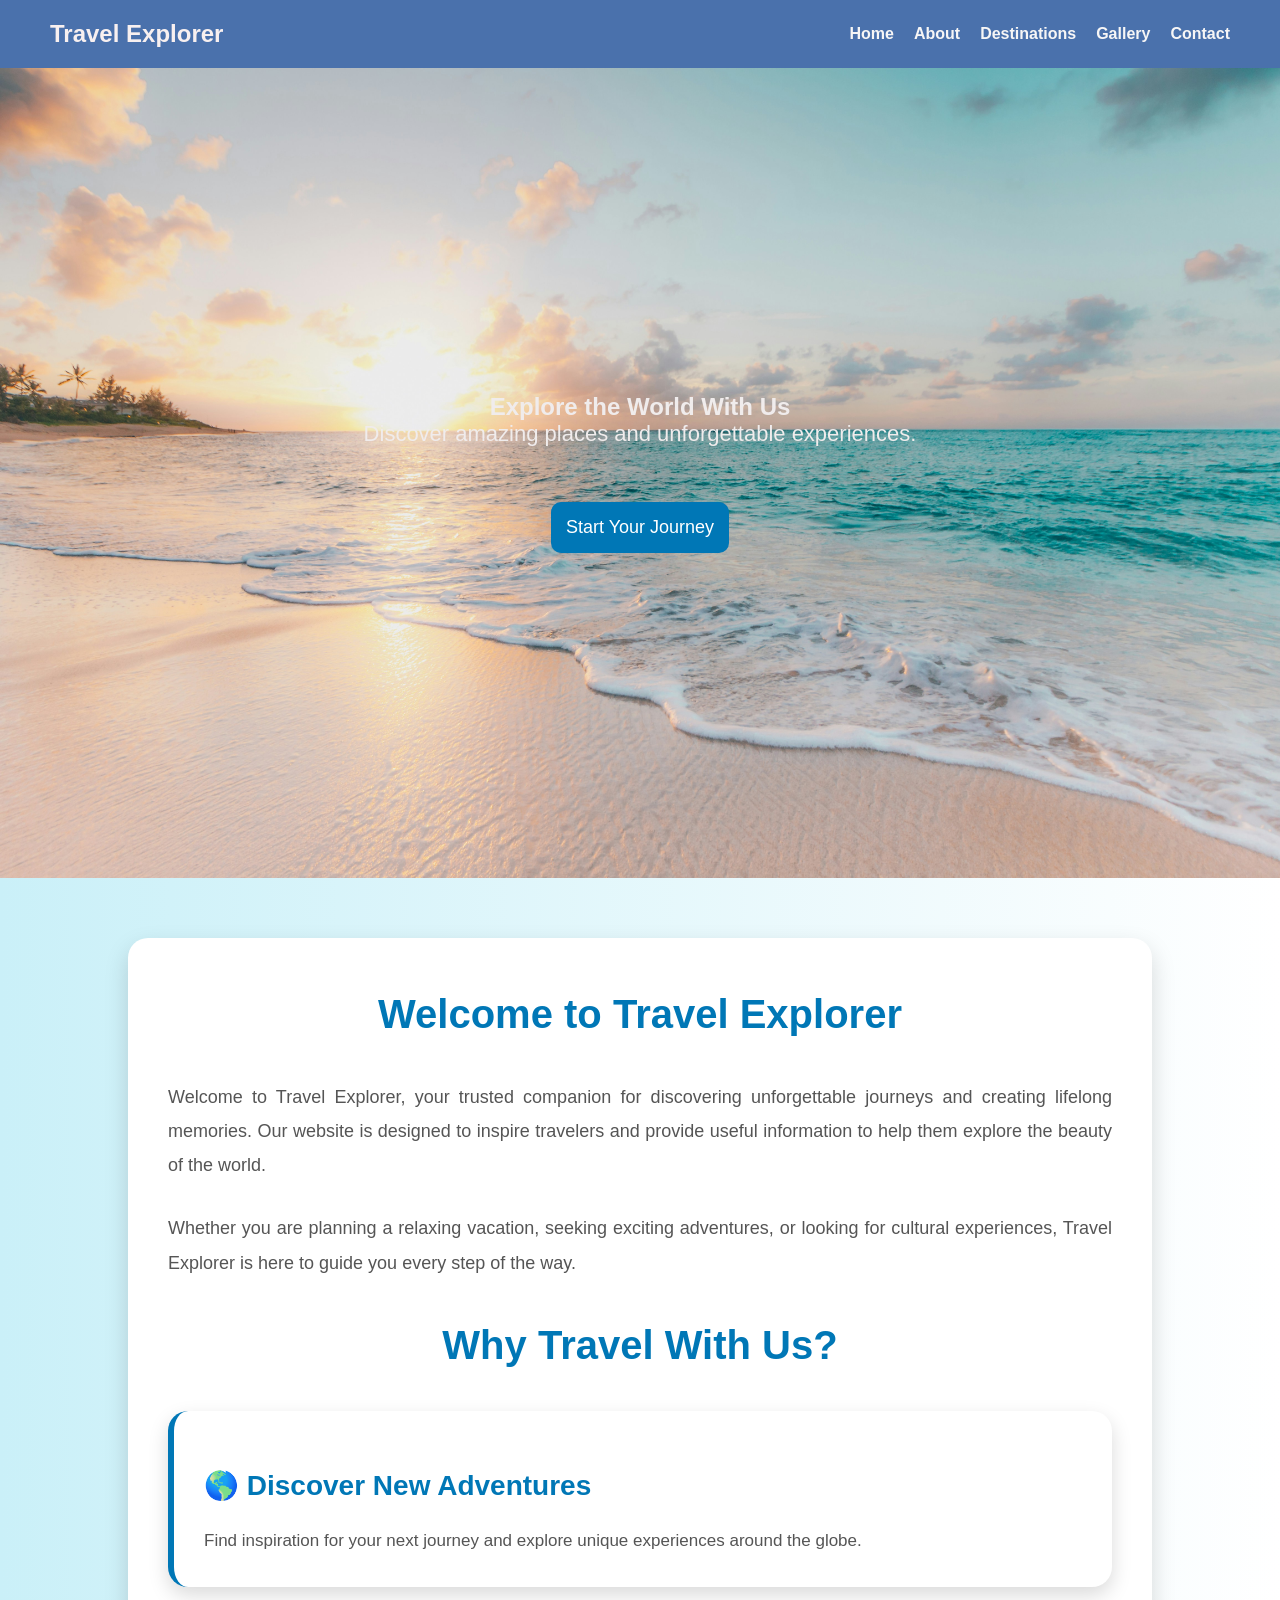
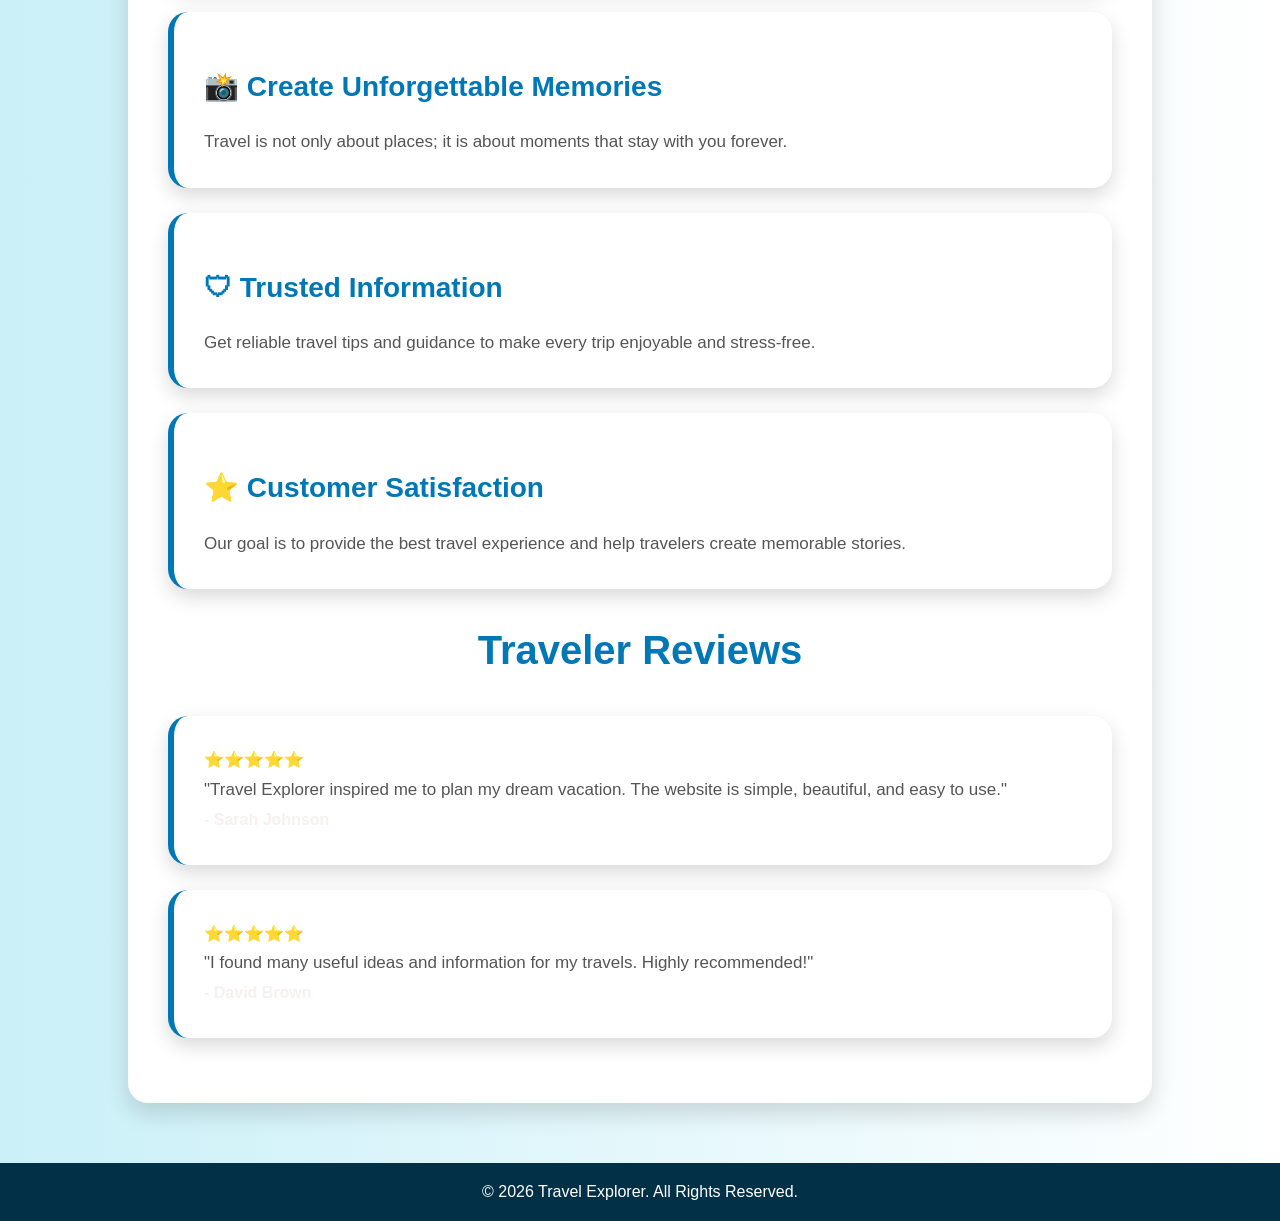
<file: index.html>
<!DOCTYPE html>
<html lang="en">
<head>
    <meta charset="UTF-8">
    <meta name="viewport" content="width=device-width, initial-scale=1.0">
    <title>Travel Explorer</title>
    <link rel="stylesheet" href="style.css">
</head>
<body>

<header>
    <nav>
        <h1>Travel Explorer</h1>
        <ul>
            <li><a href="index.html">Home</a></li>
            <li><a href="about.html">About</a></li>
            <li><a href="destinations.html">Destinations</a></li>
            <li><a href="gallery.html">Gallery</a></li>
            <li><a href="contact.html">Contact</a></li>
        </ul>
    </nav>
</header>

<section class="hero">
    <h1>Explore the World With Us</h1>
    <p>Discover amazing places and unforgettable experiences.</p>
    <button onclick="showMessage()">Start Your Journey</button>
</section>
<section class="content">

<h2>Welcome to Travel Explorer</h2>

<p>
Welcome to Travel Explorer, your trusted companion for discovering unforgettable journeys and creating lifelong memories. Our website is designed to inspire travelers and provide useful information to help them explore the beauty of the world.
</p>

<br>

<p>
Whether you are planning a relaxing vacation, seeking exciting adventures, or looking for cultural experiences, Travel Explorer is here to guide you every step of the way.
</p>

<br>

<h2>Why Travel With Us?</h2>

<div class="card">
<h3>🌎 Discover New Adventures</h3>
<p>Find inspiration for your next journey and explore unique experiences around the globe.</p>
</div>

<div class="card">
<h3>📸 Create Unforgettable Memories</h3>
<p>Travel is not only about places; it is about moments that stay with you forever.</p>
</div>

<div class="card">
<h3>🛡 Trusted Information</h3>
<p>Get reliable travel tips and guidance to make every trip enjoyable and stress-free.</p>
</div>

<div class="card">
<h3>⭐ Customer Satisfaction</h3>
<p>Our goal is to provide the best travel experience and help travelers create memorable stories.</p>
</div>

<h2>Traveler Reviews</h2>

<div class="card">
⭐⭐⭐⭐⭐
<p>
"Travel Explorer inspired me to plan my dream vacation. The website is simple, beautiful, and easy to use."
</p>
<h4>- Sarah Johnson</h4>
</div>

<div class="card">
⭐⭐⭐⭐⭐
<p>
"I found many useful ideas and information for my travels. Highly recommended!"
</p>
<h4>- David Brown</h4>
</div>

</section>

<footer>
    <p>© 2026 Travel Explorer. All Rights Reserved.</p>
</footer>

<script src="script.js"></script>
</body>
</html>
</file>
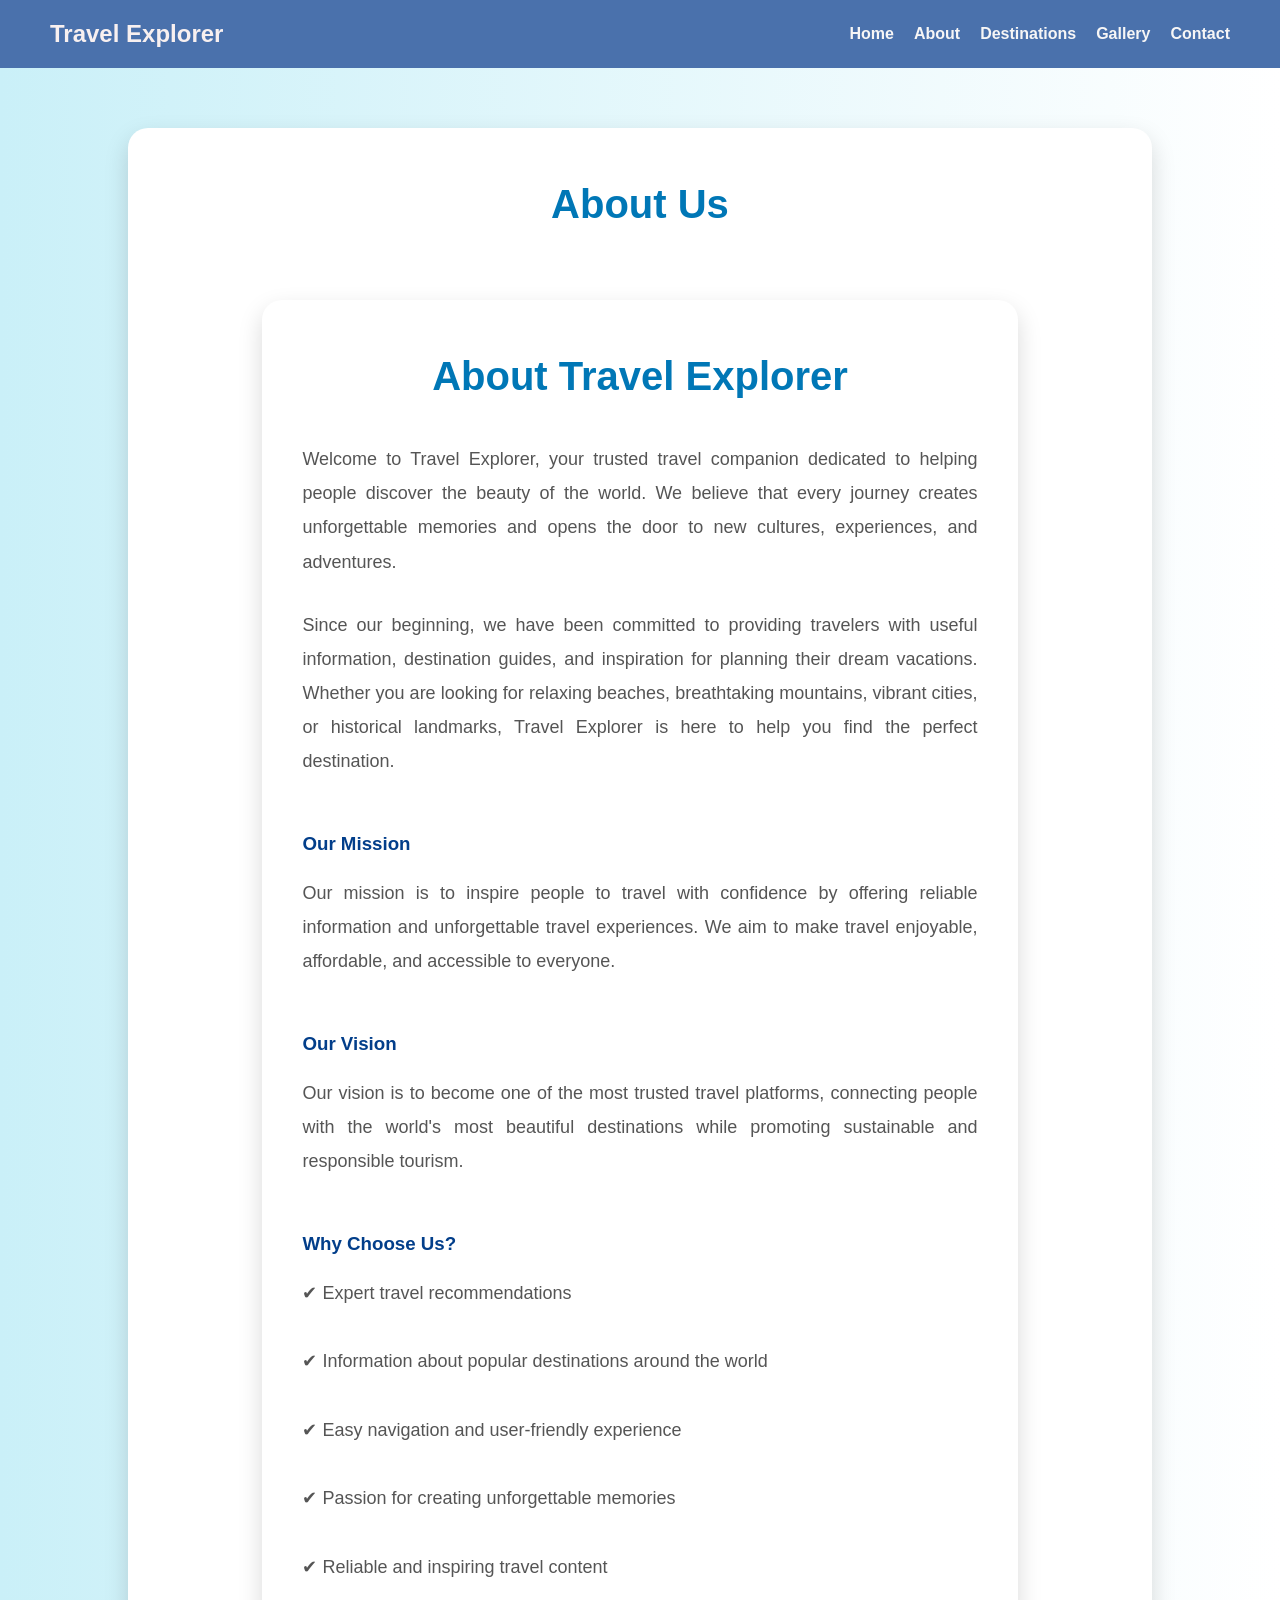
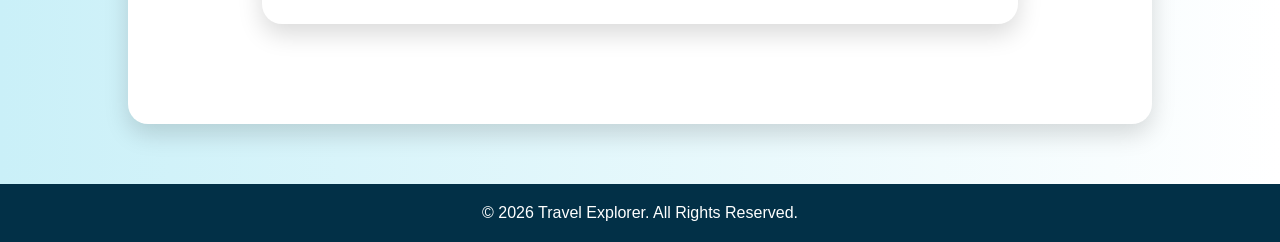
<file: about.html>
<!DOCTYPE html>
<html lang="en">
<head>
    <meta charset="UTF-8">
    <meta name="viewport" content="width=device-width, initial-scale=1.0">
    <title>About Us</title>
    <link rel="stylesheet" href="style.css">
</head>
<body>
    <header>
        <nav>
            <h1>Travel Explorer</h1>
            <ul>
                <li><a href="index.html">Home</a></li>
                <li><a href="about.html">About</a></li>
                <li><a href="destinations.html">Destinations</a></li>
                <li><a href="gallery.html">Gallery</a></li>
                <li><a href="contact.html">Contact</a></li>
            </ul>
        </nav>
    </header>

    <section class="content">
        <h2>About Us</h2>

<section class="content">

    <h2>About Travel Explorer</h2>

    <p>
        Welcome to Travel Explorer, your trusted travel companion dedicated to helping people discover the beauty of the world. We believe that every journey creates unforgettable memories and opens the door to new cultures, experiences, and adventures.
    </p>

    <br>

    <p>
        Since our beginning, we have been committed to providing travelers with useful information, destination guides, and inspiration for planning their dream vacations. Whether you are looking for relaxing beaches, breathtaking mountains, vibrant cities, or historical landmarks, Travel Explorer is here to help you find the perfect destination.
    </p>

    <br>

    <h3>Our Mission</h3>

    <p>
        Our mission is to inspire people to travel with confidence by offering reliable information and unforgettable travel experiences. We aim to make travel enjoyable, affordable, and accessible to everyone.
    </p>

    <br>

    <h3>Our Vision</h3>

    <p>
        Our vision is to become one of the most trusted travel platforms, connecting people with the world's most beautiful destinations while promoting sustainable and responsible tourism.
    </p>

    <br>

    <h3>Why Choose Us?</h3>

    <p>
        ✔ Expert travel recommendations<br><br>

        ✔ Information about popular destinations around the world<br><br>

        ✔ Easy navigation and user-friendly experience<br><br>

        ✔ Passion for creating unforgettable memories<br><br>

        ✔ Reliable and inspiring travel content
    </p>

</section>

</section>
<footer>
<p>© 2026 Travel Explorer. All Rights Reserved.</p>
</footer>
<script src="script.js"></script>

</body>
</html>
</file>
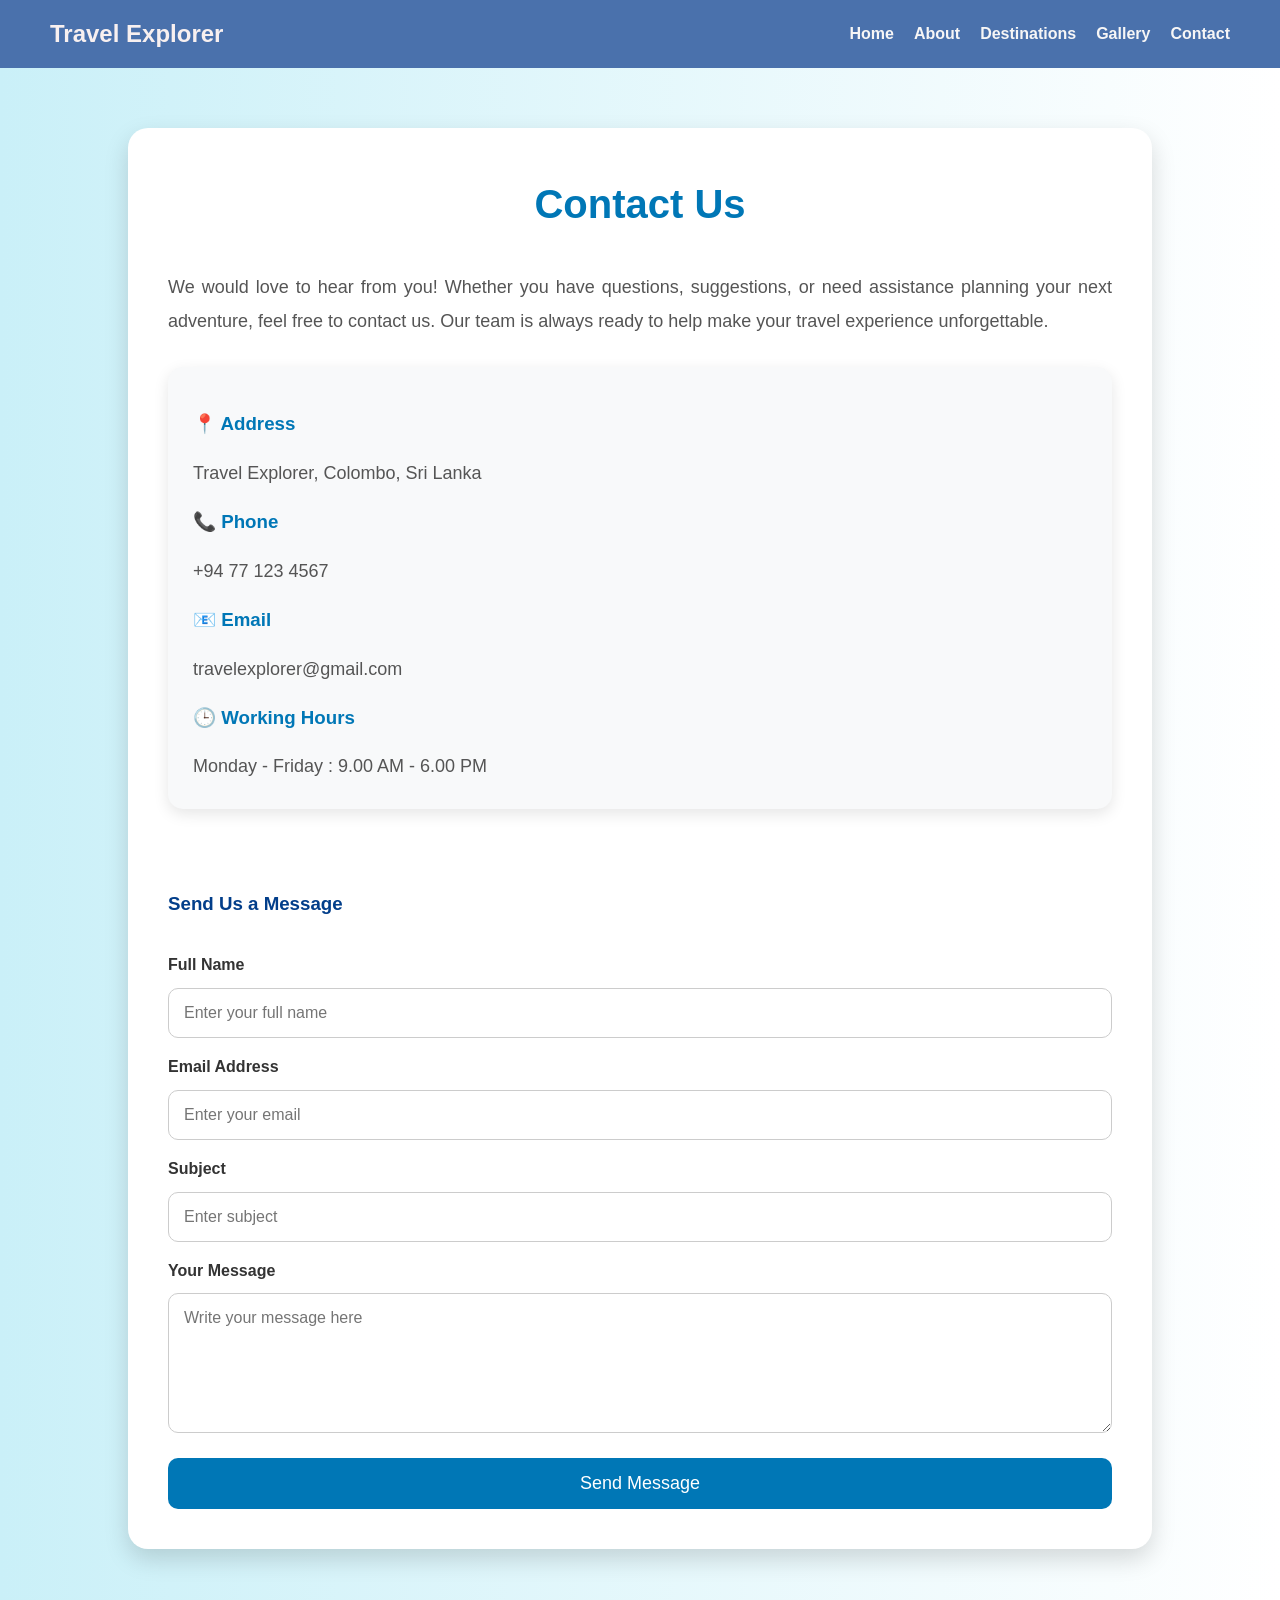
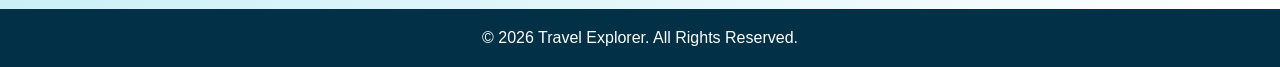
<file: contact.html>
<!DOCTYPE html>
<html lang="en">
<head>
<meta charset="UTF-8">
<meta name="viewport" content="width=device-width, initial-scale=1.0">
<title>Contact</title>
<link rel="stylesheet" href="style.css">
</head>
<body>

<header>
<nav>
<h1>Travel Explorer</h1>
<ul>
<li><a href="index.html">Home</a></li>
<li><a href="about.html">About</a></li>
<li><a href="destinations.html">Destinations</a></li>
<li><a href="gallery.html">Gallery</a></li>
<li><a href="contact.html">Contact</a></li>
</ul>
</nav>
</header>

<section class="content">

<h2>Contact Us</h2>

<p>
We would love to hear from you! Whether you have questions, suggestions, or need assistance planning your next adventure, feel free to contact us. Our team is always ready to help make your travel experience unforgettable.
</p>

<br>

<div class="contact-info">

<h3>📍 Address</h3>
<p>Travel Explorer, Colombo, Sri Lanka</p>

<h3>📞 Phone</h3>
<p>+94 77 123 4567</p>

<h3>📧 Email</h3>
<p>travelexplorer@gmail.com</p>

<h3>🕒 Working Hours</h3>
<p>Monday - Friday : 9.00 AM - 6.00 PM</p>

</div>

<br>

<h3>Send Us a Message</h3>

<form>

<label>Full Name</label>
<input type="text" placeholder="Enter your full name">

<label>Email Address</label>
<input type="email" placeholder="Enter your email">

<label>Subject</label>
<input type="text" placeholder="Enter subject">

<label>Your Message</label>
<textarea rows="6" placeholder="Write your message here"></textarea>

<button type="submit">Send Message</button>

</form>

</section>


<footer>
<p>© 2026 Travel Explorer. All Rights Reserved.</p>
</footer>
<script src="script.js"></script>

</body>
</html>
</file>
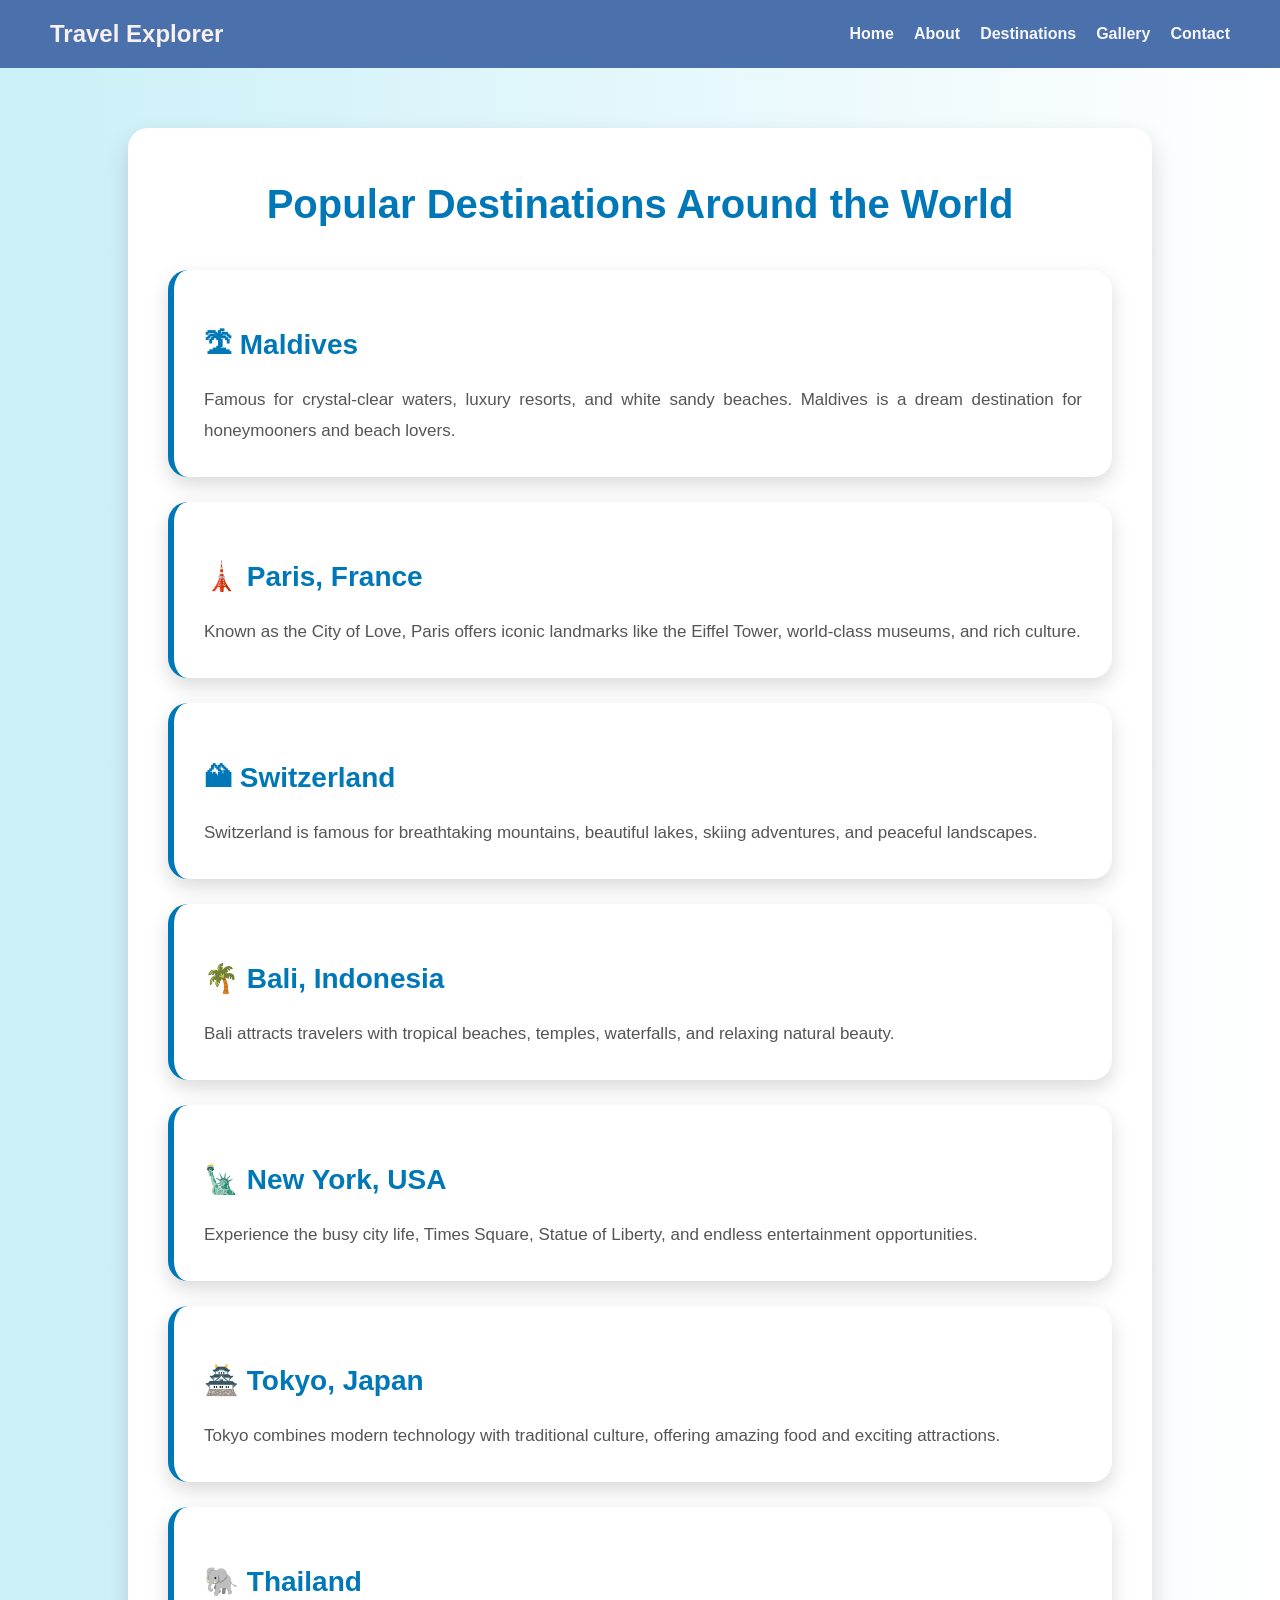
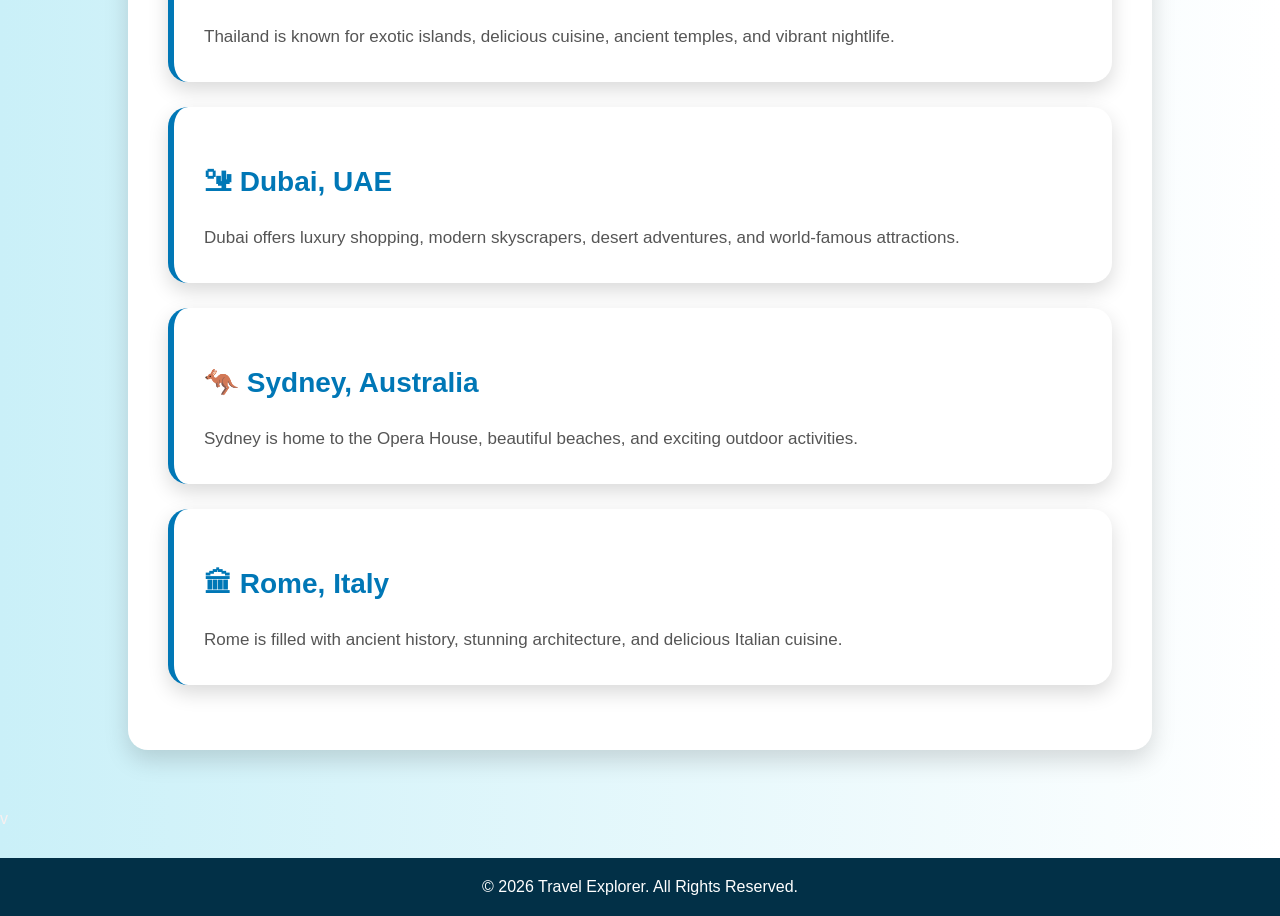
<file: destinations.html>
<!DOCTYPE html>
<html lang="en">
<head>
<meta charset="UTF-8">
<meta name="viewport" content="width=device-width, initial-scale=1.0">
<title>Destinations</title>
<link rel="stylesheet" href="style.css">
</head>
<body>

<header>
<nav>
<h1>Travel Explorer</h1>
<ul>
<li><a href="index.html">Home</a></li>
<li><a href="about.html">About</a></li>
<li><a href="destinations.html">Destinations</a></li>
<li><a href="gallery.html">Gallery</a></li>
<li><a href="contact.html">Contact</a></li>
</ul>
</nav>
</header>

<section class="content">

<h2>Popular Destinations Around the World</h2>

<div class="card">
<h3>🏝 Maldives</h3>
<p>Famous for crystal-clear waters, luxury resorts, and white sandy beaches. Maldives is a dream destination for honeymooners and beach lovers.</p>
</div>

<div class="card">
<h3>🗼 Paris, France</h3>
<p>Known as the City of Love, Paris offers iconic landmarks like the Eiffel Tower, world-class museums, and rich culture.</p>
</div>

<div class="card">
<h3>🏔 Switzerland</h3>
<p>Switzerland is famous for breathtaking mountains, beautiful lakes, skiing adventures, and peaceful landscapes.</p>
</div>

<div class="card">
<h3>🌴 Bali, Indonesia</h3>
<p>Bali attracts travelers with tropical beaches, temples, waterfalls, and relaxing natural beauty.</p>
</div>

<div class="card">
<h3>🗽 New York, USA</h3>
<p>Experience the busy city life, Times Square, Statue of Liberty, and endless entertainment opportunities.</p>
</div>

<div class="card">
<h3>🏯 Tokyo, Japan</h3>
<p>Tokyo combines modern technology with traditional culture, offering amazing food and exciting attractions.</p>
</div>

<div class="card">
<h3>🐘 Thailand</h3>
<p>Thailand is known for exotic islands, delicious cuisine, ancient temples, and vibrant nightlife.</p>
</div>

<div class="card">
<h3>🏜 Dubai, UAE</h3>
<p>Dubai offers luxury shopping, modern skyscrapers, desert adventures, and world-famous attractions.</p>
</div>

<div class="card">
<h3>🦘 Sydney, Australia</h3>
<p>Sydney is home to the Opera House, beautiful beaches, and exciting outdoor activities.</p>
</div>

<div class="card">
<h3>🏛 Rome, Italy</h3>
<p>Rome is filled with ancient history, stunning architecture, and delicious Italian cuisine.</p>
</div>

</section>v

<footer>
<p>© 2026 Travel Explorer. All Rights Reserved.</p>
</footer>

</body>
</html>
</file>
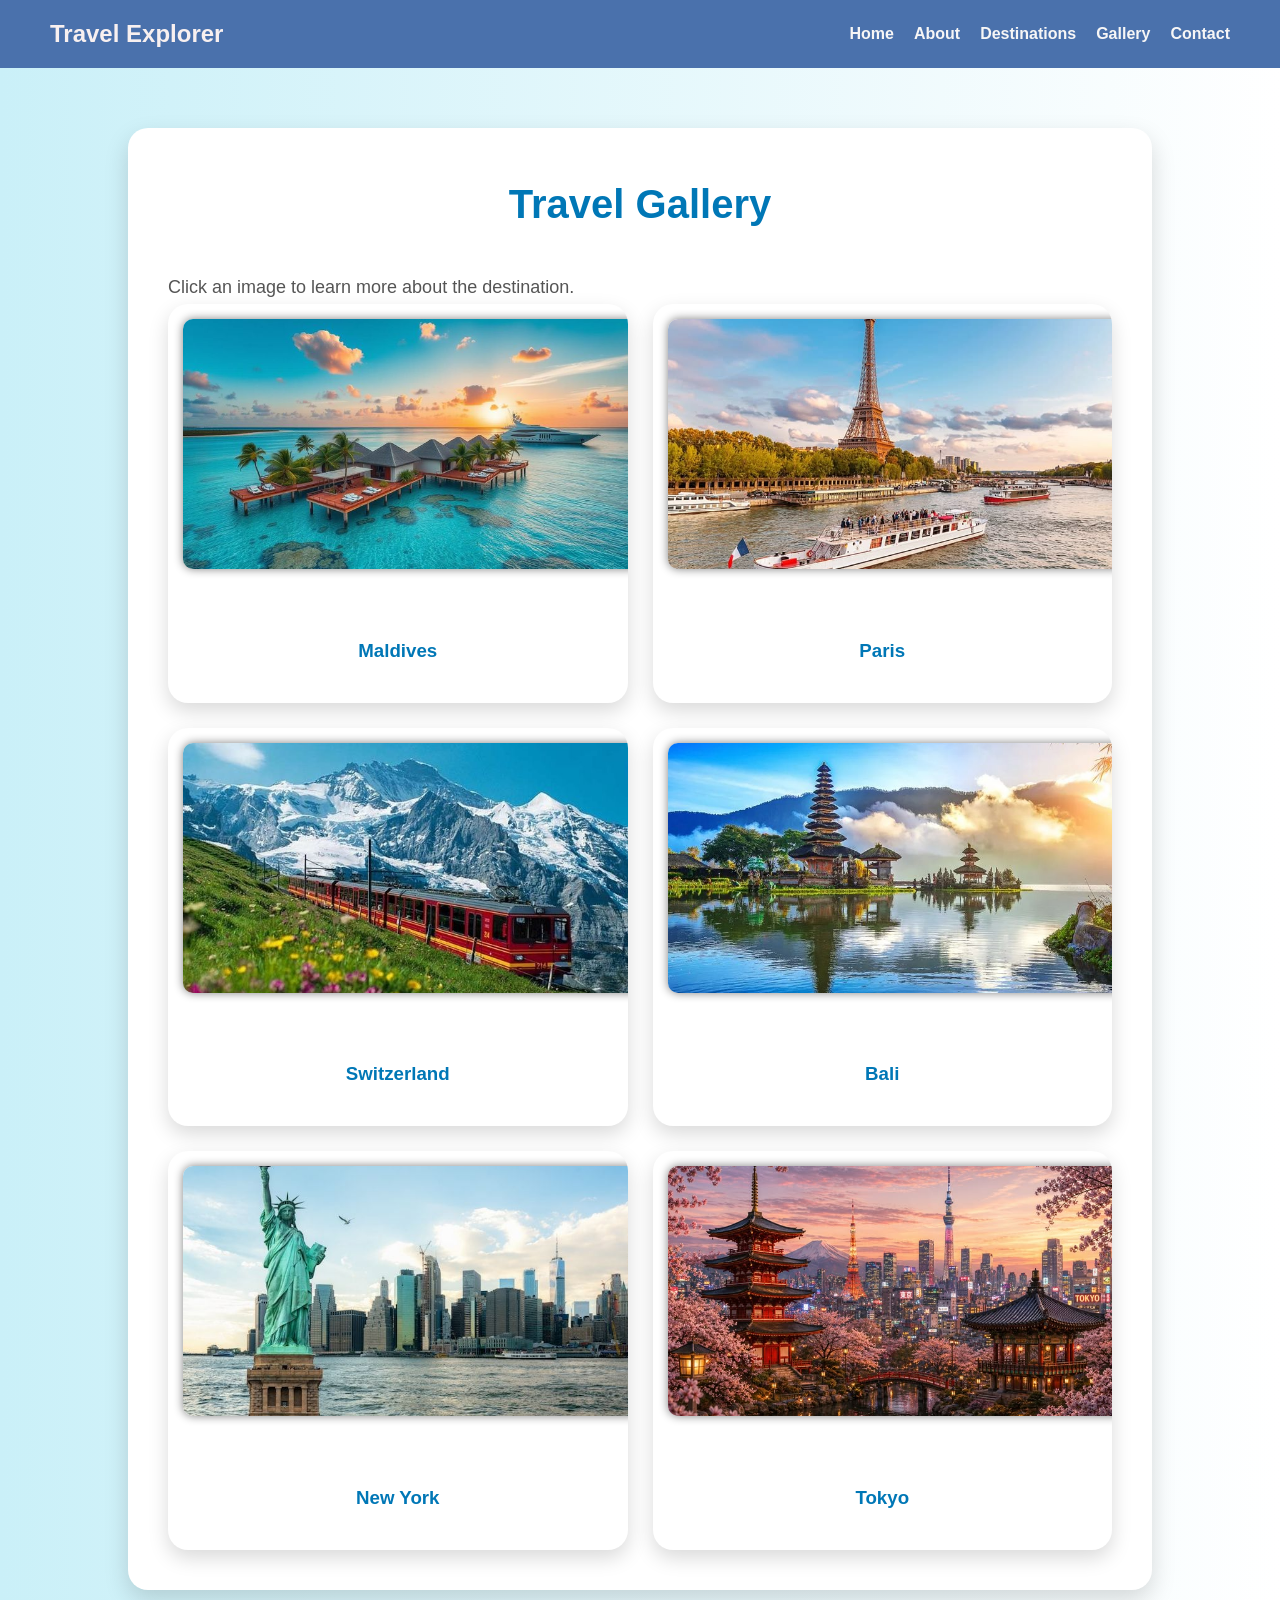
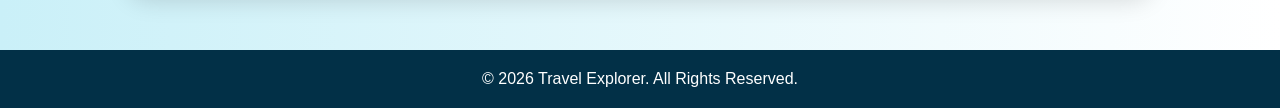
<file: gallery.html>
<!DOCTYPE html>
<html lang="en">
<head>
<meta charset="UTF-8">
<meta name="viewport" content="width=device-width, initial-scale=1.0">
<title>Gallery</title>
<link rel="stylesheet" href="style.css">
</head>
<body>

<header>
<nav>
<h1>Travel Explorer</h1>
<ul>
<li><a href="index.html">Home</a></li>
<li><a href="about.html">About</a></li>
<li><a href="destinations.html">Destinations</a></li>
<li><a href="gallery.html">Gallery</a></li>
<li><a href="contact.html">Contact</a></li>
</ul>
</nav>
</header>

<section class="content">

<h2>Travel Gallery</h2>
<p>Click an image to learn more about the destination.</p>

<div class="gallery">

    <div class="photo">
        <a href="https://www.google.com/search?q=maldives+&sca_esv=1c7700a06ebccd4e&sxsrf=APpeQnu9TO3bAoakBnF5aaCRxH-EgN4nMQ%3A1782321959787&ei=JxM8atvUL-X4seMP_pn02Qc&biw=1536&bih=826&ved=0ahUKEwibhKfasqCVAxVlfGwGHf4MPXsQ4dUDCBA&uact=5&oq=maldives+&gs_lp=[base64]&sclient=gws-wiz-serp.com" target="_blank">
            <img src="7bc7cc93c780283bafe2fce40c03a6d5.jpg" alt="Maldives">
        </a>
        <h3>Maldives</h3>
    </div>

    <div class="photo">
        <a href="https://www.google.com/search?q=paris+&sca_esv=1c7700a06ebccd4e&sxsrf=APpeQntvPhbEQt_t-t8gwC2BxRqKj_qUag%3A1782322228230&ei=NBQ8aofRDdzh2roP6q-82Ag&biw=1044&bih=819&ved=0ahUKEwiHu6fas6CVAxXcsFYBHeoXD4sQ4dUDCBA&uact=5&oq=paris+&gs_lp=[base64]&sclient=gws-wiz-serp.com" target="_blank">
            <img src="8f4d74eee75df5a0c192628904744263.jpg" alt="Paris">
        </a>
        <h3>Paris</h3>
    </div>

    <div class="photo">
        <a href="https://www.google.com/search?q=swissterland&oq=swissterland&gs_lcrp=[base64]&sourceid=chrome&ie=UTF-8.com" target="_blank">
            <img src="668bb9469db0584c0f1f201bb480bd0b.jpg" alt="Switzerland">
        </a>
        <h3>Switzerland</h3>
    </div>

    <div class="photo">
        <a href="https://www.google.com/search?q=bali&oq=bali&gs_lcrp=[base64]&sourceid=chrome&ie=UTF-8.com" target="_blank">
            <img src="0b407f324f3948b4b5878e834d4839a2.jpg" alt="Bali">
        </a>
        <h3>Bali</h3>
    </div>

    <div class="photo">
        <a href="https://www.google.com/search?q=new+york&oq=new+york&gs_lcrp=[base64]&sourceid=chrome&ie=UTF-8.com" target="_blank">
            <img src="9fe07139a62266f8c8fc38eabad1c6aa.jpg" alt="New York">
        </a>
        <h3>New York</h3>
    </div>

    <div class="photo">
        <a href="https://www.google.com/search?q=tokyo&oq=tokyo&gs_lcrp=[base64]&sourceid=chrome&ie=UTF-8.com" target="_blank">
            <img src="d534567275e4938e084f9d4fa2d049c1.jpg" alt="Tokyo">
        </a>
        <h3>Tokyo</h3>
    </div>

</div>

</section>

<footer>
<p>© 2026 Travel Explorer. All Rights Reserved.</p>
</footer>
<script src="script.js"></script>

</body>
</html>
</file>
<file: style.css>
*{
    margin:0;
    padding:0;
    box-sizing:border-box;
    font-family:Arial, sans-serif;
}
/*for body background and text color*/
body{
    background:#f4f1f1;
    color:#f8f0f0;

}
/*for gradient background*/
body{
    background:linear-gradient(to right,#caf0f8,#ffffff);
}
/*for navigation bar*/
nav{
    background:#4a71ac;
    display:flex;
    justify-content:space-between;
    align-items:center;
    padding:20px 50px;
}


/*for navigation links*/
nav ul{
    list-style:none;
    display:flex;
}
/*for navigation list items*/
nav ul li{
    margin-left:20px;
}
/*for navigation links styling*/
nav ul li a{
    text-decoration:none;
    color:rgb(247, 246, 246);
    font-weight:bold;
    transition:0.3s;
}
/*for navigation links hover effect*/
nav ul li a:hover{
    color:#ffdd00;
}
/*for hero section*/
.hero{
    height:90vh;
    background: url("photo-1507525428034-b723cf961d3e.jpg") no-repeat center center/cover;
    display:flex;
    flex-direction:column;
    justify-content:center;
    align-items:center;
    color:rgb(240, 236, 236);
    text-align:center;
}


/*for hero section heading*/    
.hero h2{
    font-size:60px;
    margin-bottom:20px;
}
/*for hero section paragraph*/
.hero p{
    font-size:22px;
    margin-bottom:30px;
}
/*for hero section button*/
button{
    background:#ffb703;
    color:rgb(12, 1, 1);
    border:none;
    padding:15px 30px;
    border-radius:10px;
    cursor:pointer;
    font-size:18px;
}
/*for hero section button hover effect*/
button:hover{
    background:#ffaa00;
}
/*for content section*/
.content{
    width:80%;
    margin:60px auto;
    background:rgb(247, 244, 244);
    padding:40px;
    border-radius:20px;
    box-shadow:0 10px 25px rgba(0,0,0,0.15);
    transition:0.3s;
}
/*for content section hover effect*/
.content:hover{
    transform:translateY(-5px);
}
/*for content section heading*/
.content h2{
    color:#0077b6;
    text-align:center;
    margin-bottom:25px;
    font-size:40px;
}
/*for content section subheading*/
.content p{
    color:#555;
    font-size:18px;
    line-height:1.9;
    text-align:justify;
}
.content img{
    margin:15px;
    border-radius:10px;
    box-shadow:0 0 10px gray;
}
/*for form inputs and textarea*/
input,textarea{
    width:100%;
    padding:12px;
    margin-top:10px;
    border:1px solid #ccc;
    border-radius:5px;
}
/*for form button*/
footer{
    background:#023047;
    color:white;
    text-align:center;
    padding:20px;
    margin-top:30px;
}
/*for footer links*/
@media(max-width:768px){

nav{
    flex-direction:column;
}
/*for navigation links on smaller screens*/
nav ul{
    flex-direction:column;
    margin-top:15px;
}
/*for navigation list items on smaller screens*/
nav ul li{
    margin:10px 0;
}
/*for hero section on smaller screens*/
.hero h2{
    font-size:40px;
}

.hero p{
    font-size:18px;
}
/*for content section on smaller screens*/
.content{
    width:95%;
}
/*for content section images on smaller screens*/
.content img{
    width:100%;
}
}
/*for content section*/
.content{
    width:80%;
    margin:60px auto;
    background:white;
    padding:40px;
    border-radius:20px;
    box-shadow:0 10px 25px rgba(0,0,0,0.15);
    line-height:1.8;
}

.content h2{
    color:#0077b6;
    text-align:center;
    margin-bottom:30px;
    font-size:40px;
}

.content h3{
    color:#023e8a;
    margin-top:20px;
    margin-bottom:15px;
}

.content p{
    color:#555;
    font-size:18px;
    text-align:justify;
}
/*for card section*/
.card{
    background:white;
    margin:25px 0;
    padding:30px;
    border-radius:20px;
    box-shadow:0 8px 20px rgba(0,0,0,0.15);
    transition:0.4s;
    border-left:6px solid #0077b6;
}
/*for card hover effect*/
.card:hover{
    transform:translateY(-10px);
    box-shadow:0 12px 30px rgba(0,0,0,0.2);
}

.card h3{
    color:#0077b6;
    margin-bottom:15px;
    font-size:28px;
}

.card p{
    color:#555;
    font-size:17px;
    line-height:1.8;
    text-align:justify;
}
/*for gallery section*/
.gallery{
    display:grid;
    grid-template-columns:repeat(auto-fit,minmax(300px,1fr));
    gap:25px;
}

.photo{
    background:white;
    border-radius:20px;
    overflow:hidden;
    box-shadow:0 8px 20px rgba(0,0,0,0.15);
    transition:0.4s;
    text-align:center;
}

.photo:hover{
    transform:translateY(-10px);
}

.photo img{
    width:100%;
    height:250px;
    object-fit:cover;
    transition:0.5s;
}

.photo img:hover{
    transform:scale(1.1);
}

.photo h3{
    padding:20px;
    color:#0077b6;
}
.contact-info{
    background:#f8f9fa;
    padding:25px;
    border-radius:15px;
    box-shadow:0 5px 15px rgba(0,0,0,0.1);
    margin-bottom:30px;
}

.contact-info h3{
    color:#0077b6;
    margin-top:15px;
}
/*for contact form*/
form{
    display:flex;
    flex-direction:column;
}
/*for form labels*/
form label{
    margin-top:15px;
    font-weight:bold;
    color:#333;
}
/*for form inputs and textarea*/
input, textarea{
    padding:15px;
    margin-top:8px;
    border:1px solid #ccc;
    border-radius:10px;
    font-size:16px;
}
/*for form inputs and textarea focus effect*/
input:focus,
textarea:focus{
    border:2px solid #0077b6;
    outline:none;
}
/*for form button*/
button{
    margin-top:25px;
    background:#0077b6;
    color:white;
    padding:15px;
    border:none;
    border-radius:10px;
    font-size:18px;
    cursor:pointer;
    transition:0.3s;
}
/*for form button hover effect*/
button:hover{
    background:#023e8a;
}
/* menu toggle button (hidden on large screens) */
.menu-toggle{
    display:none;
    font-size:30px;
    color:white;
    cursor:pointer;
}

/* form validation styles */
.error{
    color:#d62828;
    font-size:14px;
    margin-top:5px;
    display:block;
}

input.invalid,
textarea.invalid{
    border:2px solid #d62828;
}

.success{
    background:#d8f3dc;
    color:#1b4332;
    padding:15px;
    border-radius:10px;
    margin-top:20px;
    text-align:center;
}

/* small screens: show ☰ and hide menu until clicked */
@media(max-width:768px){
    .menu-toggle{
        display:block;
    }
    nav ul{
        display:none;
    }
    nav ul.show{
        display:flex;
    }
}
</file>
